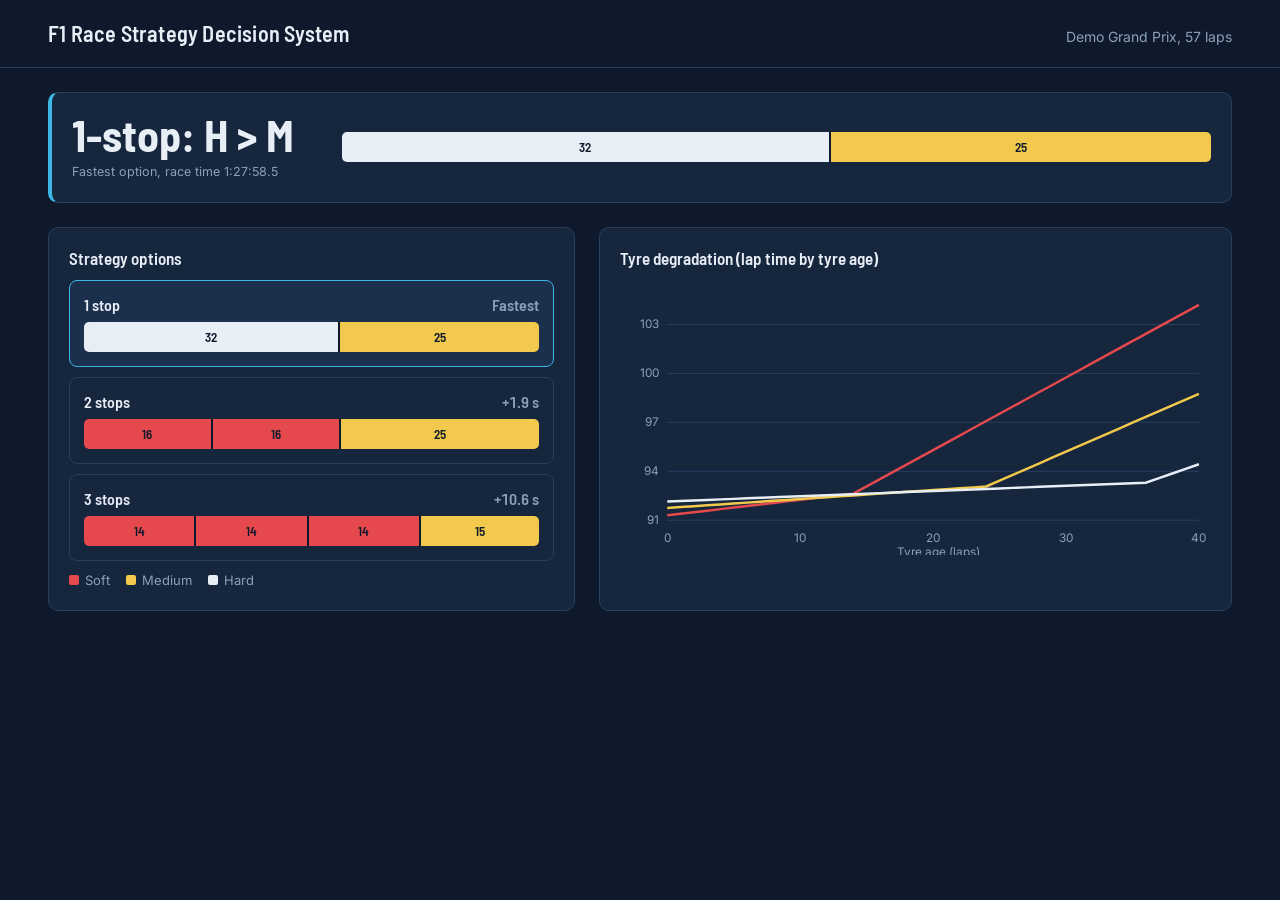
<file: dashboard/index.html>
<!DOCTYPE html>
<html lang="en">
<head>
<meta charset="utf-8">
<meta name="viewport" content="width=device-width, initial-scale=1">
<title>F1 Race Strategy Decision System</title>
<link rel="stylesheet" href="https://fonts.googleapis.com/css2?family=Barlow+Semi+Condensed:wght@500;600;700&family=Inter:wght@400;500&display=swap">
<style>
:root{color-scheme:dark;
 --bg:#0E1A2B;--surface:#15263D;--line:#27405F;--text:#E8EEF6;--muted:#8CA0BA;--accent:#3FB6E8;
 --soft:#E5484D;--medium:#F2C94C;--hard:#E8EEF6;
 --head:"Barlow Semi Condensed","Arial Narrow",sans-serif;--body:Inter,system-ui,sans-serif}
*{box-sizing:border-box}
body{margin:0;background:var(--bg);color:var(--text);font:15px/1.5 var(--body)}
header{display:flex;justify-content:space-between;align-items:baseline;gap:16px;flex-wrap:wrap;padding:20px clamp(16px,4vw,48px);border-bottom:1px solid var(--line)}
h1{font:600 22px var(--head);margin:0;letter-spacing:.2px}
h2{font:600 17px var(--head);margin:0 0 12px}
header span{color:var(--muted);font-size:14px}
main{display:grid;grid-template-columns:minmax(0,5fr) minmax(0,6fr);gap:24px;padding:24px clamp(16px,4vw,48px);max-width:1280px;margin:auto}
@media(max-width:860px){main{grid-template-columns:1fr}}
section{background:var(--surface);border:1px solid var(--line);border-radius:10px;padding:20px}
.rec{grid-column:1/-1;display:flex;flex-wrap:wrap;gap:24px 48px;align-items:center;border-left:4px solid var(--accent)}
.rec .big{font:700 44px/1 var(--head)}
.rec small{display:block;color:var(--muted);margin-top:6px}
.bar{display:flex;height:30px;border-radius:5px;overflow:hidden;gap:2px;background:var(--bg)}
.bar i{display:flex;align-items:center;justify-content:center;font:600 13px var(--head);color:#0E1A2B}
.c-SOFT{background:var(--soft)}.c-MEDIUM{background:var(--medium)}.c-HARD{background:var(--hard)}
button.row{all:unset;box-sizing:border-box;display:block;width:100%;padding:14px;margin-bottom:10px;border:1px solid var(--line);border-radius:8px;cursor:pointer}
button.row:hover{border-color:var(--muted)}
button.row:focus-visible{outline:2px solid var(--accent);outline-offset:2px}
button.row[aria-pressed=true]{border-color:var(--accent);background:#1A304C}
.meta{display:flex;justify-content:space-between;margin-bottom:8px;font:600 16px var(--head)}
.meta span:last-child{font-variant-numeric:tabular-nums;color:var(--muted)}
.legend{display:flex;gap:16px;color:var(--muted);font-size:13px;margin-top:8px}
.legend b{display:inline-block;width:10px;height:10px;border-radius:2px;margin-right:6px}
svg{width:100%;height:auto;display:block}
svg text{fill:var(--muted);font:12px var(--body)}
.axis{stroke:var(--line)}
</style>
</head>
<body>
<header><h1>F1 Race Strategy Decision System</h1><span id="race"></span></header>
<main>
 <section class="rec" aria-live="polite">
  <div><div class="big" id="recTitle"></div><small id="recSub"></small></div>
  <div style="flex:1;min-width:260px"><div class="bar" id="recBar"></div></div>
 </section>
 <section><h2>Strategy options</h2><div id="list"></div>
  <div class="legend"><span><b class="c-SOFT"></b>Soft</span><span><b class="c-MEDIUM"></b>Medium</span><span><b class="c-HARD"></b>Hard</span></div></section>
 <section><h2>Tyre degradation (lap time by tyre age)</h2><div id="chart"></div></section>
</main>
<script src="data.js"></script>
<script>
const D=window.F1_DATA, $=id=>document.getElementById(id);
const COL={SOFT:"#E5484D",MEDIUM:"#F2C94C",HARD:"#E8EEF6"};
const fmt=t=>`${Math.floor(t/3600)}:${String(Math.floor(t%3600/60)).padStart(2,"0")}:${(t%60).toFixed(1).padStart(4,"0")}`;
const seq=s=>s.stints.map(x=>x.compound[0]).join(" > ");
const bar=s=>s.stints.map(x=>`<i class="c-${x.compound}" style="flex:${x.laps}">${x.laps}</i>`).join("");
$("race").textContent=`${D.race}, ${D.laps} laps`;
function select(i){
 const s=D.strategies[i];
 $("recTitle").textContent=`${s.stops}-stop: ${seq(s)}`;
 $("recSub").textContent=s.delta===0?`Fastest option, race time ${fmt(s.time)}`:`+${s.delta.toFixed(1)} s vs. fastest, race time ${fmt(s.time)}`;
 $("recBar").innerHTML=bar(s);
 document.querySelectorAll("button.row").forEach((b,j)=>b.setAttribute("aria-pressed",j===i));
}
$("list").innerHTML=D.strategies.map((s,i)=>`<button class="row" data-i="${i}"><div class="meta"><span>${s.stops} stop${s.stops>1?"s":""}</span><span>${s.delta===0?"Fastest":"+"+s.delta.toFixed(1)+" s"}</span></div><div class="bar">${bar(s)}</div></button>`).join("");
$("list").onclick=e=>{const b=e.target.closest("button.row");if(b)select(+b.dataset.i)};
select(0);
(function(){
 const W=600,H=280,L=48,R=12,T=12,B=36,all=Object.values(D.degradation).flat();
 const lo=Math.floor(Math.min(...all)),hi=Math.ceil(Math.max(...all)),n=41;
 const x=a=>L+a/(n-1)*(W-L-R),y=v=>T+(hi-v)/(hi-lo)*(H-T-B);
 let g="";
 for(let v=lo;v<=hi;v+=Math.ceil((hi-lo)/5))g+=`<line class="axis" x1="${L}" x2="${W-R}" y1="${y(v)}" y2="${y(v)}"/><text x="${L-8}" y="${y(v)+4}" text-anchor="end">${v}</text>`;
 for(let a=0;a<n;a+=10)g+=`<text x="${x(a)}" y="${H-14}" text-anchor="middle">${a}</text>`;
 g+=`<text x="${(W+L)/2}" y="${H}" text-anchor="middle">Tyre age (laps)</text>`;
 for(const[c,v]of Object.entries(D.degradation))g+=`<polyline fill="none" stroke="${COL[c]}" stroke-width="2.5" points="${v.map((t,a)=>x(a)+","+y(t)).join(" ")}"/>`;
 $("chart").innerHTML=`<svg viewBox="0 0 ${W} ${H}" role="img" aria-label="Lap time versus tyre age for soft, medium and hard compounds">${g}</svg>`;
})();
</script>
</body>
</html>
</file>
